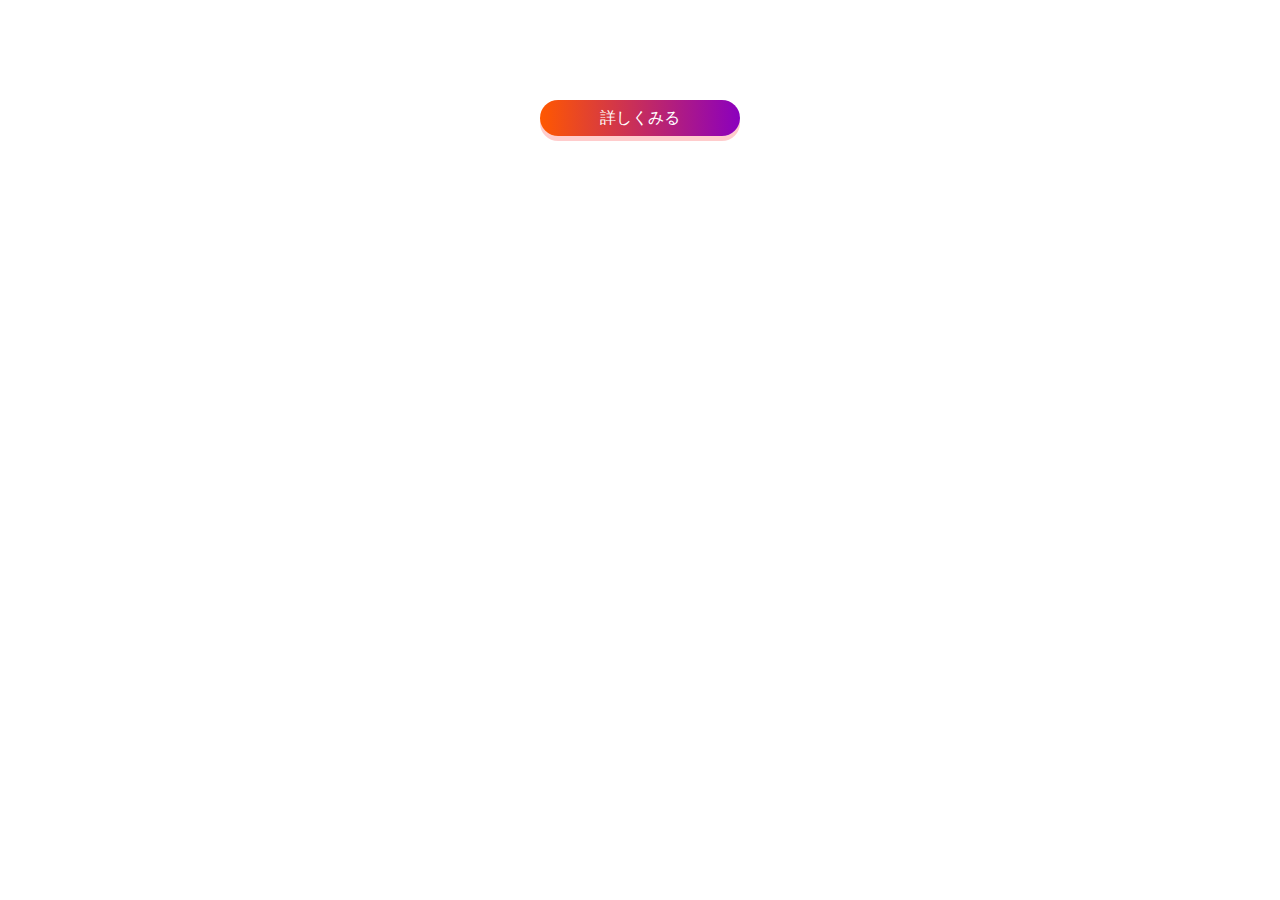
<file: 13practice1.html>
<!DOCTYPE html>
<html lang="ja">
<head>
  <meta charset="UTF-8">
  <meta http-equiv="X-UA-Compatible" content="IE=edge">
  <meta name="viewport" content="width=device-width, initial-scale=1.0">
  <title>plactice1</title>

  <!-- 以下の内容を追加します -->
  <link rel="stylesheet" href="css\reset.css" />
  <link rel="stylesheet" href="css\13plactice1.css" />
</head>
<body>
  
  <a class="plactice_btn">詳しくみる
  </a>

</body>
</html>
</file>
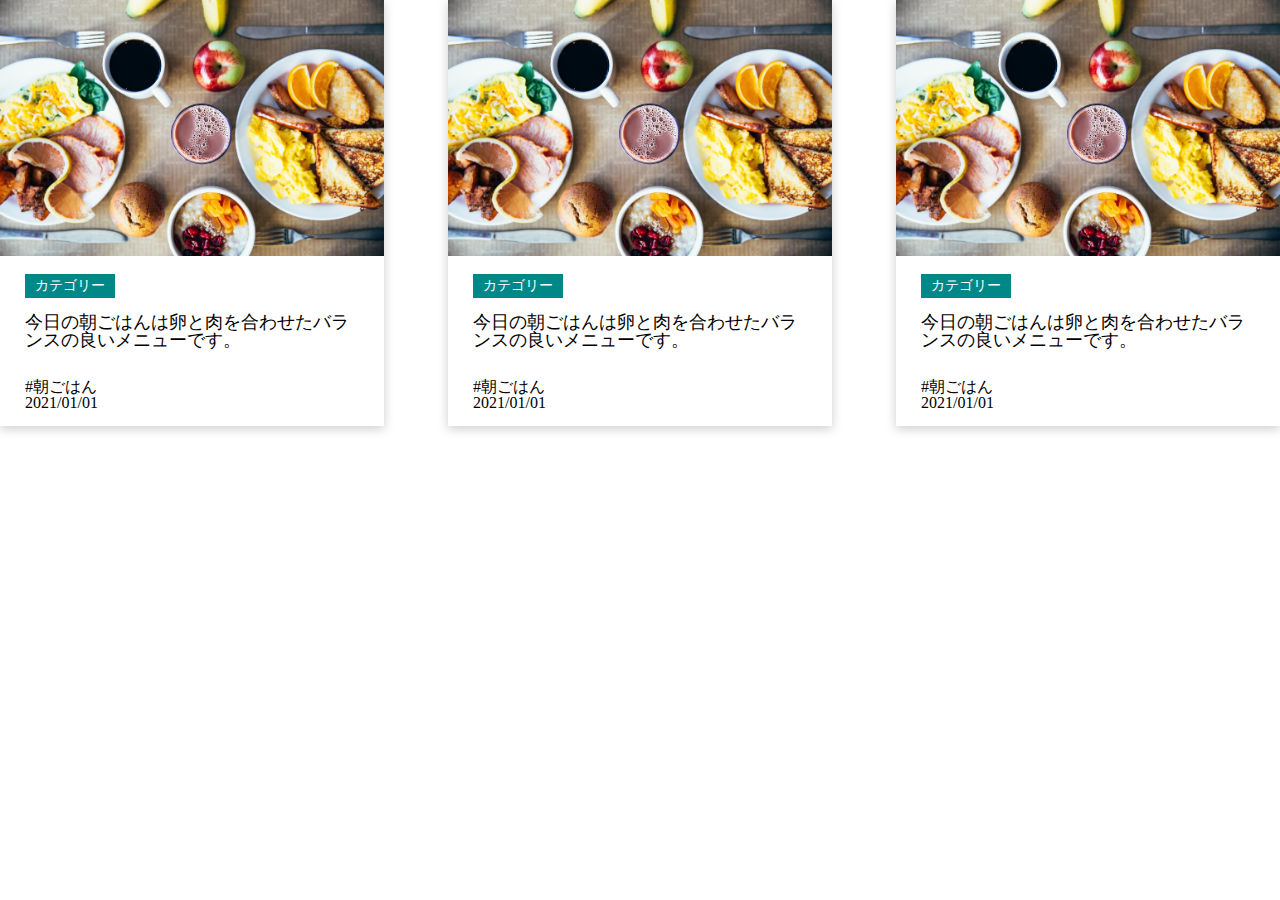
<file: 13practice2.html>
<!DOCTYPE html>
<html lang="ja">
<head>
  <meta charset="UTF-8">
  <meta http-equiv="X-UA-Compatible" content="IE=edge">
  <meta name="viewport" content="width=device-width, initial-scale=1.0">
  <title>13practice2</title>

  <!-- 以下の内容を追加します -->
  <link rel="stylesheet" href="css\reset.css" />
  <link rel="stylesheet" href="css\13practice2.css" />
</head>
<body>

<div class="flex_item">

  <div class="practice_card">
    <div class="card_img">
      <img src="13practice2img\card.jpg" alt="">
    </div>
    <div class="card_content">
      <div class="card_content-cat">カテゴリー</div>
      <h2 class="card_content-ttl">今日の朝ごはんは卵と肉を合わせたバランスの良いメニューです。</h2>
      <div class="card_content-tag">
        <p class="card_content-tag-item">#朝ごはん</p>
        <p class="card_content-tag-item card_content-tag-item--last">2021/01/01</p>
      </div>
    </div>
  </div>

  <div class="practice_card">
    <div class="card_img">
      <img src="13practice2img\card.jpg" alt="">
    </div>
    <div class="card_content">
      <div class="card_content-cat">カテゴリー</div>
      <h2 class="card_content-ttl">今日の朝ごはんは卵と肉を合わせたバランスの良いメニューです。</h2>
      <div class="card_content-tag">
        <p class="card_content-tag-item">#朝ごはん</p>
        <p class="card_content-tag-item card_content-tag-item--last">2021/01/01</p>
      </div>
    </div>
  </div>

  <div class="practice_card">
    <div class="card_img">
      <img src="13practice2img\card.jpg" alt="">
    </div>
    <div class="card_content">
      <div class="card_content-cat">カテゴリー</div>
      <h2 class="card_content-ttl">今日の朝ごはんは卵と肉を合わせたバランスの良いメニューです。</h2>
      <div class="card_content-tag">
        <p class="card_content-tag-item">#朝ごはん</p>
        <p class="card_content-tag-item card_content-tag-item--last">2021/01/01</p>
      </div>
    </div>
  </div>

</div>

</body>

</html>
</file>
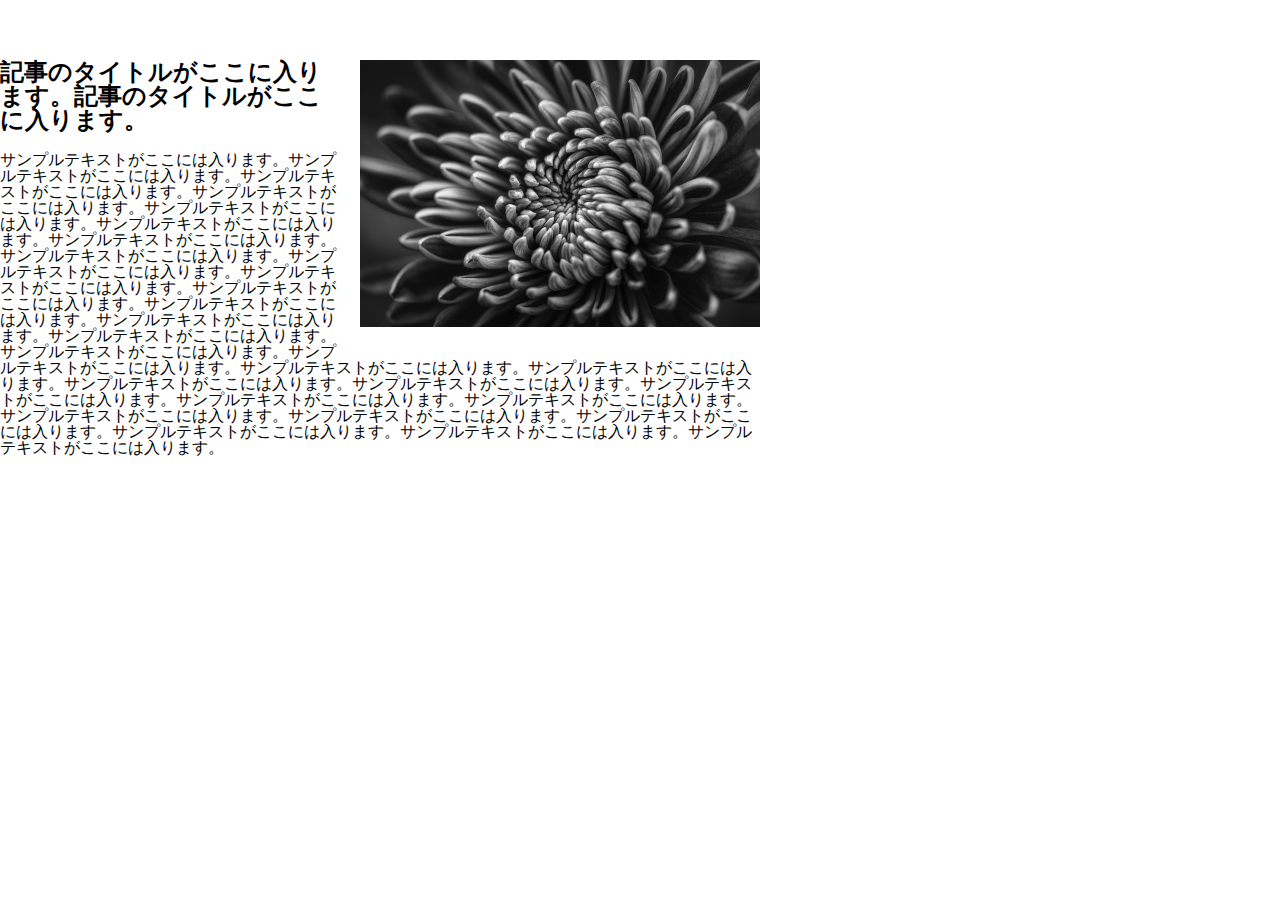
<file: float.html>
<!DOCTYPE html>
<html lang="ja">
<head>
  <meta charset="UTF-8">
  <meta http-equiv="X-UA-Compatible" content="IE=edge">
  <meta name="viewport" content="width=device-width, initial-scale=1.0" />
  <title>float</title>
  <!-- 以下の内容を追加します -->
  <link rel="stylesheet" href="css\reset.css" />
  <link rel="stylesheet" href="css\float.css" />
</head>
<body>

  <div class="practice">
    <img class="about" src="img\about.jpeg" alt="">
    <h1 class="float">記事のタイトルがここに入ります。記事のタイトルがここに入ります。</h1>
    <p>サンプルテキストがここには入ります。サンプルテキストがここには入ります。サンプルテキストがここには入ります。サンプルテキストがここには入ります。サンプルテキストがここには入ります。サンプルテキストがここには入ります。サンプルテキストがここには入ります。サンプルテキストがここには入ります。サンプルテキストがここには入ります。サンプルテキストがここには入ります。サンプルテキストがここには入ります。サンプルテキストがここには入ります。サンプルテキストがここには入ります。サンプルテキストがここには入ります。サンプルテキストがここには入ります。サンプルテキストがここには入ります。サンプルテキストがここには入ります。サンプルテキストがここには入ります。サンプルテキストがここには入ります。サンプルテキストがここには入ります。サンプルテキストがここには入ります。サンプルテキストがここには入ります。サンプルテキストがここには入ります。サンプルテキストがここには入ります。サンプルテキストがここには入ります。サンプルテキストがここには入ります。サンプルテキストがここには入ります。サンプルテキストがここには入ります。サンプルテキストがここには入ります。</p>
  </div>
</body>
</html>
</file>
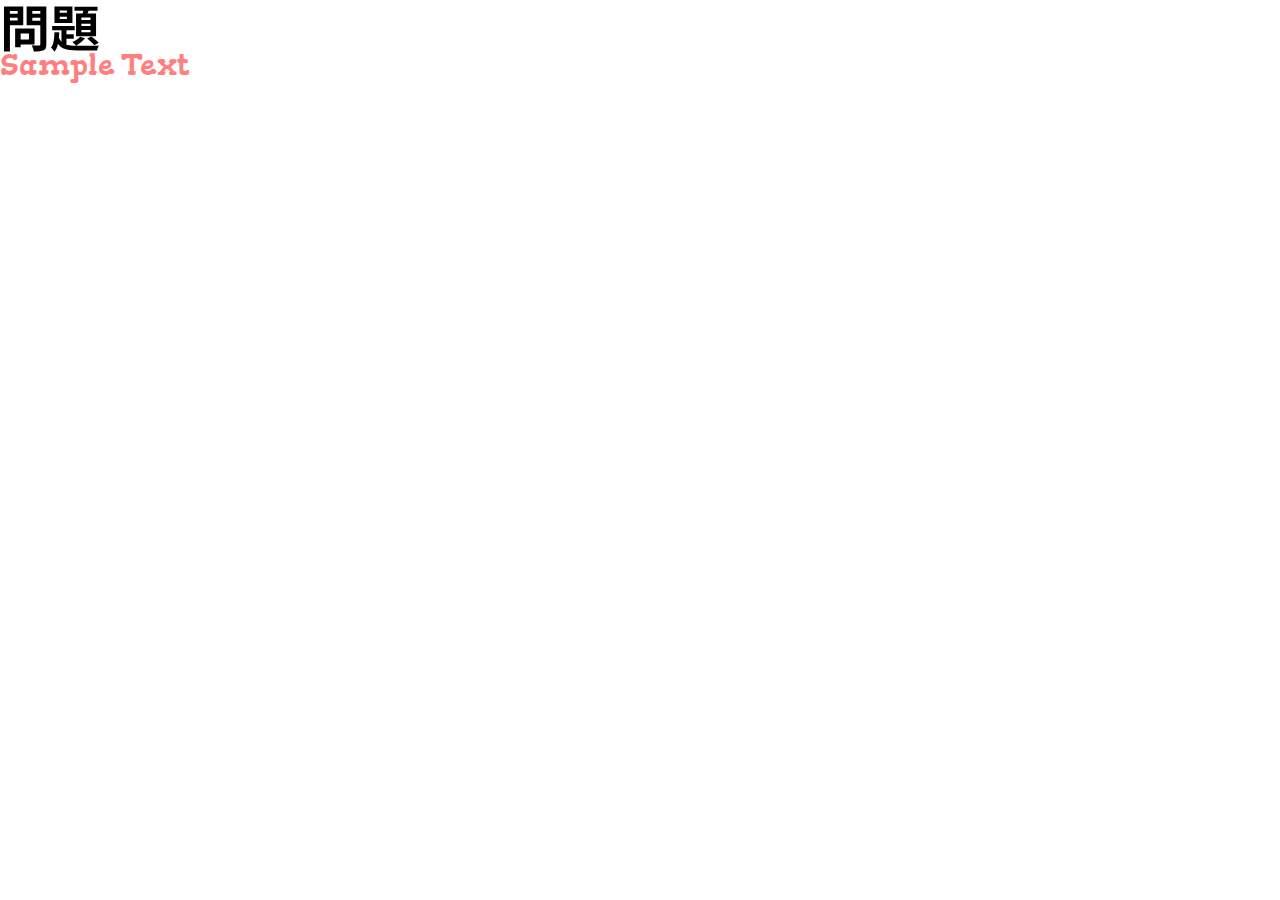
<file: mojisousyoku.html>
<!DOCTYPE html>
<html lang="ja">
<head>
  <meta charset="UTF-8">
  <meta http-equiv="X-UA-Compatible" content="IE=edge">
  <meta name="viewport" content="width=device-width, initial-scale=1.0">
  <title>mojisousyoku</title>
  <link rel="stylesheet" href="css/reset.css" />
  <link rel="stylesheet" href="css\mojisousyoku.css" />

  <link rel="preconnect" href="https://fonts.googleapis.com">
  <link rel="preconnect" href="https://fonts.gstatic.com" crossorigin>
  <link href="https://fonts.googleapis.com/css2?family=Gorditas&family=Noto+Sans+JP:wght@900&display=swap"
  rel="stylesheet">

</head>
<body>

  <h2>問題</h2>
  <p class="text">Sample Text</p>


</body>
</html>
</file>
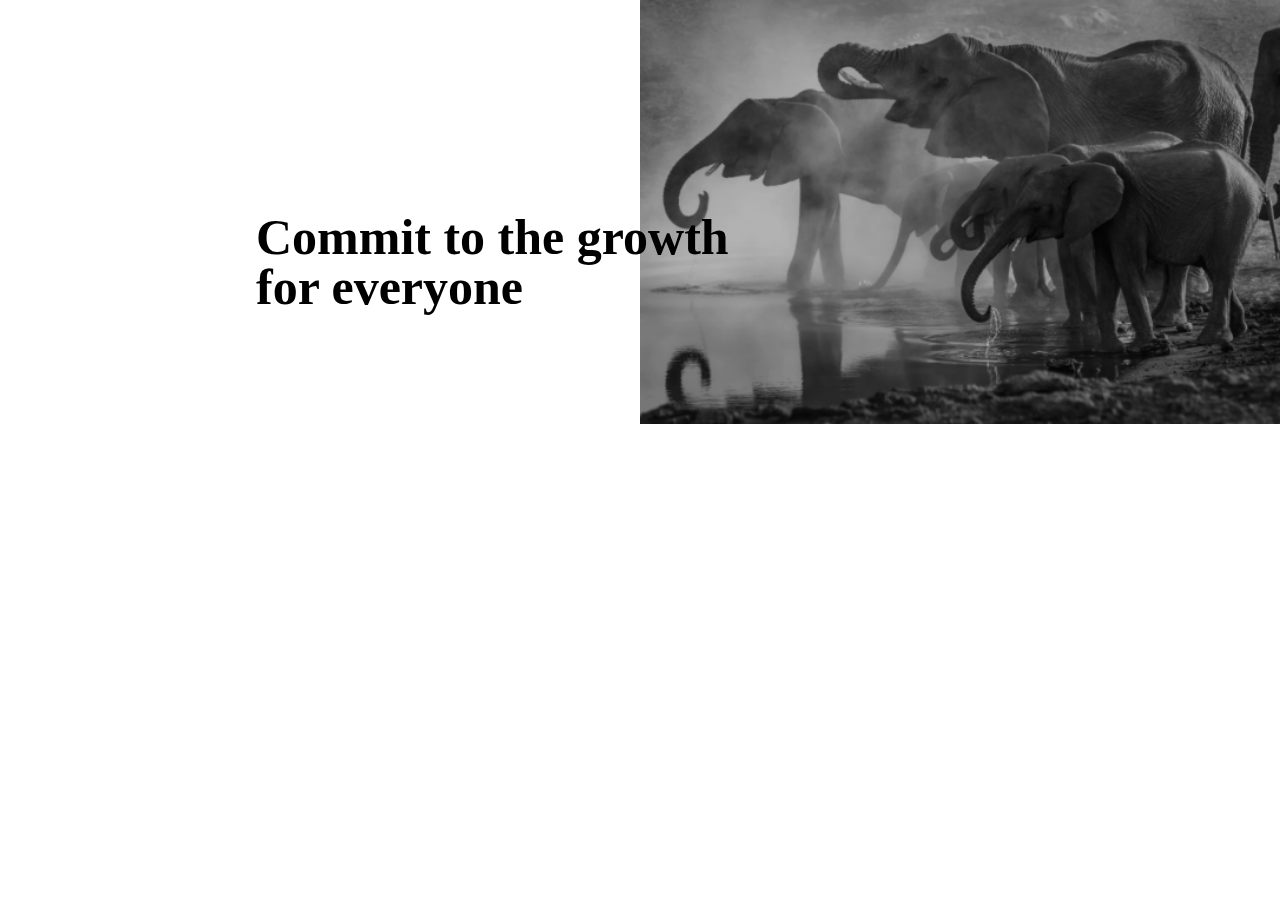
<file: position.html>
<!DOCTYPE html>
<html lang="ja">
<head>
  <meta charset="UTF-8">
  <meta http-equiv="X-UA-Compatible" content="IE=edge">
  <meta name="viewport" content="width=device-width, initial-scale=1.0" />
  <title>position</title>
  <!-- 以下の内容を追加します -->
  <link rel="stylesheet" href="css\reset.css" />
  <link rel="stylesheet" href="css\position.css" />
</head>
<body>

  <div class="practice">
    <img class="relative_img" src="img\elephant.png" alt="">
    <h1 class="absolute">Commit to the growth <br>for everyone</h1>
  </div>

  
</body>
</html>
</file>
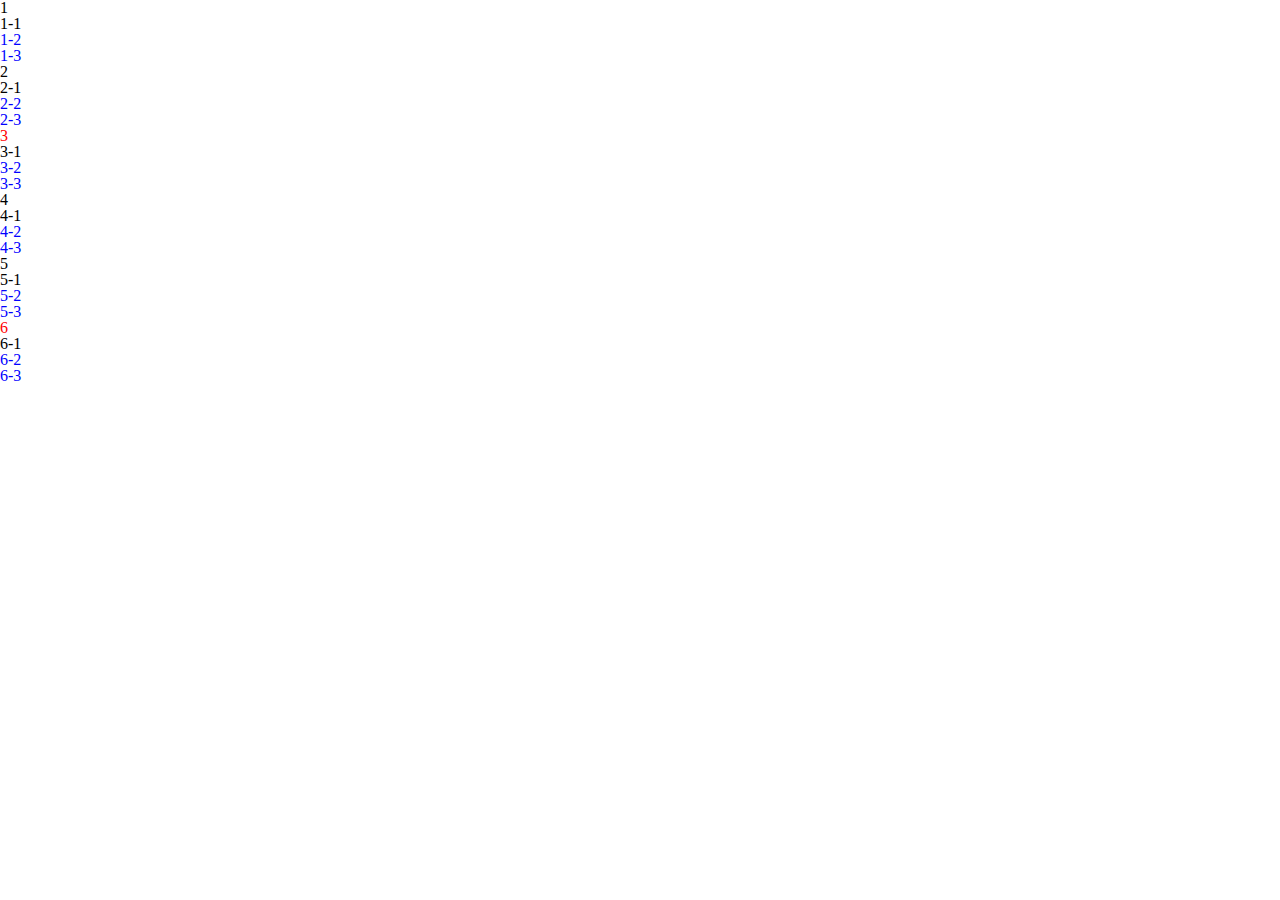
<file: selector.html>
<!DOCTYPE html>
<html lang="ja">
<head>
  <meta charset="UTF-8">
  <meta http-equiv="X-UA-Compatible" content="IE=edge">
  <meta name="viewport" content="width=device-width, initial-scale=1.0">
  <title>selector</title>
  <link rel="stylesheet" href="css/reset.css" />
  <link rel="stylesheet" href="css/selector.css" />
</head>
<body>
  <div>
    <p class="number__parent">1</p>
    <div>
      <p class="number__child">1-1</p>
      <p class="number__child">1-2</p>
      <p class="number__child">1-3</p>
    </div>
    <p class="number__parent">2</p>
    <div>
      <p class="number__child">2-1</p>
      <p class="number__child">2-2</p>
      <p class="number__child">2-3</p>
    </div>
    <p class="number__parent">3</p>
    <div>
      <p class="number__child">3-1</p>
      <p class="number__child">3-2</p>
      <p class="number__child">3-3</p>
    </div>
    <p class="number__parent">4</p>
    <div>
      <p class="number__child">4-1</p>
      <p class="number__child">4-2</p>
      <p class="number__child">4-3</p>
    </div>
    <p class="number__parent">5</p>
    <div>
      <p class="number__child">5-1</p>
      <p class="number__child">5-2</p>
      <p class="number__child">5-3</p>
    </div>
    <p class="number__parent">6</p>
    <div>
      <p class="number__child">6-1</p>
      <p class="number__child">6-2</p>
      <p class="number__child">6-3</p>
    </div>
  </div>
</body>
</html>
</file>
<file: css/selector.css>
/*
html5doctor.com Reset Stylesheet
v1.6.1
Last Updated: 2010-09-17
Author: Richard Clark - http://richclarkdesign.com
Twitter: @rich_clark
*/

html,
body,
div,
span,
object,
iframe,
h1,
h2,
h3,
h4,
h5,
h6,
p,
blockquote,
pre,
abbr,
address,
cite,
code,
del,
dfn,
em,
img,
ins,
kbd,
q,
samp,
small,
strong,
sub,
sup,
var,
b,
i,
dl,
dt,
dd,
ol,
ul,
li,
fieldset,
form,
label,
legend,
table,
caption,
tbody,
tfoot,
thead,
tr,
th,
td,
article,
aside,
canvas,
details,
figcaption,
figure,
footer,
header,
hgroup,
menu,
nav,
section,
summary,
time,
mark,
audio,
video {
  margin: 0;
  padding: 0;
  border: 0;
  outline: 0;
  font-size: 100%;
  vertical-align: baseline;
  background: transparent;
}

body {
  line-height: 1;
}

article,
aside,
details,
figcaption,
figure,
footer,
header,
hgroup,
menu,
nav,
section {
  display: block;
}

nav ul {
  list-style: none;
}

blockquote,
q {
  quotes: none;
}

blockquote:before,
blockquote:after,
q:before,
q:after {
  content: "";
  content: none;
}

a {
  margin: 0;
  padding: 0;
  font-size: 100%;
  vertical-align: baseline;
  background: transparent;
}

/* change colours to suit your needs */
ins {
  background-color: #ff9;
  color: #000;
  text-decoration: none;
}

/* change colours to suit your needs */
mark {
  background-color: #ff9;
  color: #000;
  font-style: italic;
  font-weight: bold;
}

del {
  text-decoration: line-through;
}

abbr[title],
dfn[title] {
  border-bottom: 1px dotted;
  cursor: help;
}

table {
  border-collapse: collapse;
  border-spacing: 0;
}

/* change border colour to suit your needs */
hr {
  display: block;
  height: 1px;
  border: 0;
  border-top: 1px solid #cccccc;
  margin: 1em 0;
  padding: 0;
}

input,
select {
  vertical-align: middle;
}

* {
  line-height: 1;
}

.number__parent:nth-of-type(3n) {
  color: red;
}

.number__child:nth-of-type(n + 2) {
  color: blue;
}
</file>
